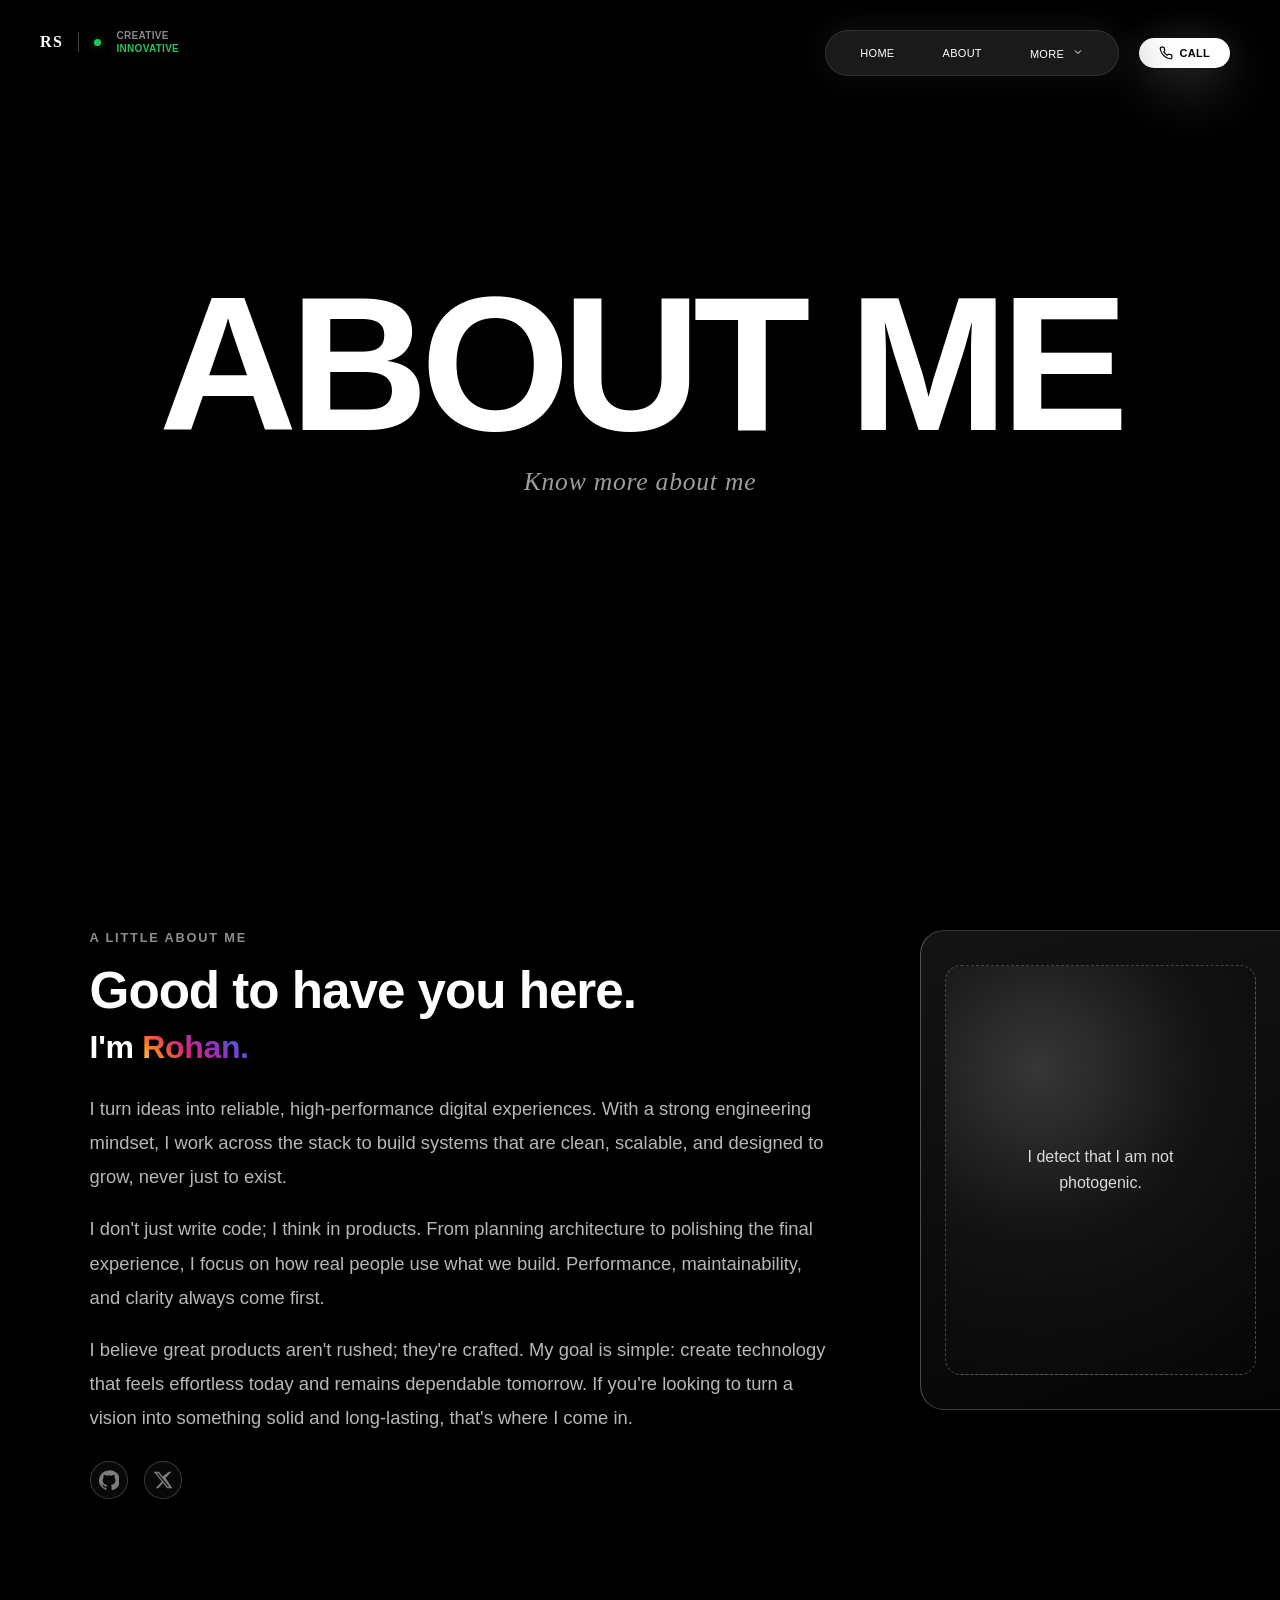
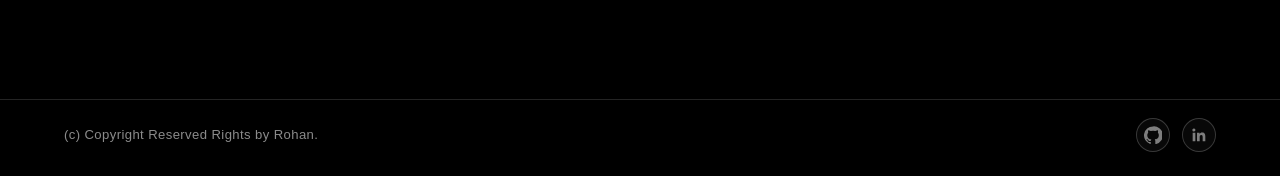
<file: about.html>
<!DOCTYPE html>
<html lang="en">
<head>
  <meta charset="utf-8" />
  <meta name="viewport" content="width=device-width,initial-scale=1" />
  <title>About Me</title>
  <link rel="stylesheet" href="css/styles.css">
  <link rel="prefetch" href="Main.html">
  <link rel="prefetch" href="call.html">
</head>
<body class="about-page">
  <section class="logo-section">
    <div class="logo">RS</div>
    <div class="logo-info">
      <div class="logo-divider"></div>
      <div class="logo-dot"></div>
      <div class="logo-text">
        <div class="logo-text-line creative">Creative</div>
        <div class="logo-text-line innovative">Innovative</div>
      </div>
    </div>
  </section>

  <div class="floating-header">
    <nav class="floating-nav">
      <a href="Main.html" class="nav-item">Home</a>
      <a href="about.html" class="nav-item">About</a>
      <a href="Main.html#more" class="nav-item">More</a>
    </nav>
    <a href="call.html" class="floating-call">
      <svg class="floating-call-icon" viewBox="0 0 24 24" fill="none" stroke="currentColor" stroke-width="2">
        <path d="M22 16.92v3a2 2 0 0 1-2.18 2 19.79 19.79 0 0 1-8.63-3.07 19.5 19.5 0 0 1-6-6 19.79 19.79 0 0 1-3.07-8.67A2 2 0 0 1 4.11 2h3a2 2 0 0 1 2 1.72 12.84 12.84 0 0 0 .7 2.81 2 2 0 0 1-.45 2.11L8.09 9.91a16 16 0 0 0 6 6l1.27-1.27a2 2 0 0 1 2.11-.45 12.84 12.84 0 0 0 2.81.7A2 2 0 0 1 22 16.92z"></path>
      </svg>
      <span class="floating-call-text">Call</span>
    </a>
  </div>

  <header class="header-desktop active">
    <nav class="dynamic-nav">
      <a href="Main.html" class="nav-item">Home</a>
      <a href="about.html" class="nav-item">About</a>
      <div class="nav-dropdown">
        <a class="nav-item">More
          <svg class="dropdown-arrow" viewBox="0 0 24 24" fill="none" stroke="currentColor" stroke-width="2">
            <polyline points="6 9 12 15 18 9"></polyline>
          </svg>
        </a>
        <div class="dropdown-menu">
          <a href="#social-links" class="dropdown-item dropdown-island">
            <span class="dropdown-icon-box" aria-hidden="true">
              <svg viewBox="0 0 24 24" fill="none" stroke="currentColor" stroke-width="2">
                <path d="M10 13a5 5 0 0 0 7.07 0l2.83-2.83a5 5 0 0 0-7.07-7.07L10.9 5"></path>
                <path d="M14 11a5 5 0 0 0-7.07 0L4.1 13.83a5 5 0 0 0 7.07 7.07L13.1 19"></path>
              </svg>
            </span>
            <span class="dropdown-copy">
              <span class="dropdown-title">Links</span>
              <span class="dropdown-sub">Social Connects</span>
            </span>
          </a>
          <a href="Main.html#projects" class="dropdown-item dropdown-island">
            <span class="dropdown-icon-box" aria-hidden="true">
              <svg viewBox="0 0 24 24" fill="none" stroke="currentColor" stroke-width="2">
                <rect x="3" y="7" width="18" height="12" rx="2"></rect>
                <path d="M9 7V5a3 3 0 0 1 6 0v2"></path>
              </svg>
            </span>
            <span class="dropdown-copy">
              <span class="dropdown-title">Work</span>
              <span class="dropdown-sub">Projects Done</span>
            </span>
          </a>
        </div>
      </div>
    </nav>

    <a href="call.html" class="dynamic-call">
      <svg class="call-icon" viewBox="0 0 24 24" fill="none" stroke="currentColor" stroke-width="2">
        <path d="M22 16.92v3a2 2 0 0 1-2.18 2 19.79 19.79 0 0 1-8.63-3.07 19.5 19.5 0 0 1-6-6 19.79 19.79 0 0 1-3.07-8.67A2 2 0 0 1 4.11 2h3a2 2 0 0 1 2 1.72 12.84 12.84 0 0 0 .7 2.81 2 2 0 0 1-.45 2.11L8.09 9.91a16 16 0 0 0 6 6l1.27-1.27a2 2 0 0 1 2.11-.45 12.84 12.84 0 0 0 2.81.7A2 2 0 0 1 22 16.92z"></path>
      </svg>
      <span class="call-text">Call</span>
    </a>
  </header>

  <header class="header-mobile active">
    <div class="mobile-island">
      <button type="button" class="mobile-island-toggle" aria-expanded="false" aria-controls="mobileIslandMenuAbout">
        <span class="mobile-island-rs">RS</span>
        <span class="mobile-island-divider"></span>
        <span class="mobile-island-name">Rohan</span>
      </button>
      <nav class="mobile-island-menu" id="mobileIslandMenuAbout">
        <a href="Main.html" class="mobile-island-link">
          <svg viewBox="0 0 24 24" fill="none" stroke="currentColor" stroke-width="2"><path d="M3 10.5 12 3l9 7.5"/><path d="M5 9.5V21h14V9.5"/></svg>
          <span>Home</span>
        </a>
        <a href="about.html" class="mobile-island-link">
          <svg viewBox="0 0 24 24" fill="none" stroke="currentColor" stroke-width="2"><circle cx="12" cy="7.5" r="3.5"/><path d="M4.5 21a7.5 7.5 0 0 1 15 0"/></svg>
          <span>About</span>
        </a>
        <a href="#social-links" class="mobile-island-link">
          <svg viewBox="0 0 24 24" fill="none" stroke="currentColor" stroke-width="2"><path d="M10 13a5 5 0 0 0 7.07 0l2.83-2.83a5 5 0 1 0-7.07-7.07L10.9 5"/><path d="M14 11a5 5 0 0 0-7.07 0L4.1 13.83a5 5 0 0 0 7.07 7.07L13.1 19"/></svg>
          <span>Links</span>
        </a>
        <a href="Main.html#projects" class="mobile-island-link">
          <svg viewBox="0 0 24 24" fill="none" stroke="currentColor" stroke-width="2"><rect x="3" y="7" width="18" height="12" rx="2"/><path d="M9 7V5a3 3 0 0 1 6 0v2"/></svg>
          <span>Work</span>
        </a>
        <a href="call.html" class="mobile-island-link mobile-island-call">
          <svg viewBox="0 0 24 24" fill="none" stroke="currentColor" stroke-width="2"><path d="M22 16.92v3a2 2 0 0 1-2.18 2 19.79 19.79 0 0 1-8.63-3.07 19.5 19.5 0 0 1-6-6 19.79 19.79 0 0 1-3.07-8.67A2 2 0 0 1 4.11 2h3a2 2 0 0 1 2 1.72 12.84 12.84 0 0 0 .7 2.81 2 2 0 0 1-.45 2.11L8.09 9.91a16 16 0 0 0 6 6l1.27-1.27a2 2 0 0 1 2.11-.45 12.84 12.84 0 0 0 2.81.7A2 2 0 0 1 22 16.92z"/></svg>
          <span>Call</span>
        </a>
      </nav>
    </div>
  </header>

  <main class="about-hero">
    <div class="about-content">
      <h1>ABOUT ME</h1>
      <p>Know more about me</p>
    </div>
  </main>

  <section class="about-details">
    <div class="about-details-wrap">
      <div class="about-details-left">
        <p class="about-eyebrow">A LITTLE ABOUT ME</p>
        <h2 class="about-title">Good to have you here.</h2>
        <p class="about-intro">I'm <span class="about-name-gradient">Rohan.</span></p>

        <p class="about-description">
          I turn ideas into reliable, high-performance digital experiences. With a strong engineering mindset, I work across the stack to build systems that are clean, scalable, and designed to grow, never just to exist.
        </p>
        <p class="about-description">
          I don't just write code; I think in products. From planning architecture to polishing the final experience, I focus on how real people use what we build. Performance, maintainability, and clarity always come first.
        </p>
        <p class="about-description">
          I believe great products aren't rushed; they're crafted. My goal is simple: create technology that feels effortless today and remains dependable tomorrow. If you're looking to turn a vision into something solid and long-lasting, that's where I come in.
        </p>

        <div class="about-socials" id="social-links" aria-label="Social links">
          <a class="about-social-link github" href="https://github.com/rohan-create-sudo" target="_blank" rel="noopener noreferrer" aria-label="GitHub">
            <svg viewBox="0 0 24 24" aria-hidden="true">
              <path d="M12 .5a12 12 0 0 0-3.79 23.39c.6.11.82-.26.82-.58v-2.02c-3.34.73-4.04-1.42-4.04-1.42-.55-1.38-1.33-1.75-1.33-1.75-1.09-.74.08-.73.08-.73 1.2.08 1.84 1.24 1.84 1.24 1.08 1.84 2.83 1.31 3.52 1 .11-.78.42-1.31.76-1.61-2.67-.31-5.47-1.34-5.47-5.95 0-1.31.47-2.38 1.24-3.22-.12-.31-.54-1.57.12-3.26 0 0 1.01-.32 3.31 1.23a11.5 11.5 0 0 1 6.02 0c2.3-1.55 3.3-1.23 3.3-1.23.67 1.69.25 2.95.13 3.26.77.84 1.24 1.91 1.24 3.22 0 4.62-2.8 5.64-5.48 5.95.43.37.82 1.1.82 2.23v3.3c0 .32.22.7.83.58A12 12 0 0 0 12 .5Z" />
            </svg>
          </a>
          <a class="about-social-link twitter" href="https://x.com/Rohan_Connect" target="_blank" rel="noopener noreferrer" aria-label="Twitter">
            <svg viewBox="0 0 24 24" aria-hidden="true">
              <path d="M18.9 2H22l-6.78 7.74L23.2 22h-6.25l-4.9-6.42L6.43 22H3.3l7.25-8.29L.8 2h6.4l4.43 5.85L18.9 2Zm-1.1 18h1.73L6.25 3.9H4.4L17.8 20Z" />
            </svg>
          </a>
        </div>
      </div>

      <aside class="about-portrait-card" aria-label="Portrait placeholder card">
        <div class="about-portrait-inner">
          <p>I detect that I am not photogenic.</p>
        </div>
      </aside>
    </div>
  </section>

  <footer class="site-footer">
    <p class="footer-copy">(c) Copyright Reserved Rights by Rohan.</p>
    <div class="footer-socials" aria-label="Footer social links">
      <a class="footer-social-link github" href="https://github.com/rohan-create-sudo" target="_blank" rel="noopener noreferrer" aria-label="GitHub">
        <svg viewBox="0 0 24 24" aria-hidden="true">
          <path d="M12 .5a12 12 0 0 0-3.79 23.39c.6.11.82-.26.82-.58v-2.02c-3.34.73-4.04-1.42-4.04-1.42-.55-1.38-1.33-1.75-1.33-1.75-1.09-.74.08-.73.08-.73 1.2.08 1.84 1.24 1.84 1.24 1.08 1.84 2.83 1.31 3.52 1 .11-.78.42-1.31.76-1.61-2.67-.31-5.47-1.34-5.47-5.95 0-1.31.47-2.38 1.24-3.22-.12-.31-.54-1.57.12-3.26 0 0 1.01-.32 3.31 1.23a11.5 11.5 0 0 1 6.02 0c2.3-1.55 3.3-1.23 3.3-1.23.67 1.69.25 2.95.13 3.26.77.84 1.24 1.91 1.24 3.22 0 4.62-2.8 5.64-5.48 5.95.43.37.82 1.1.82 2.23v3.3c0 .32.22.7.83.58A12 12 0 0 0 12 .5Z" />
        </svg>
      </a>
      <a class="footer-social-link linkedin" href="https://www.linkedin.com/in/rohan-connect/" target="_blank" rel="noopener noreferrer" aria-label="LinkedIn">
        <svg viewBox="0 0 24 24" aria-hidden="true">
          <path d="M20.45 20.45h-3.56v-5.58c0-1.33-.02-3.03-1.85-3.03-1.85 0-2.13 1.44-2.13 2.93v5.68H9.35V9h3.41v1.56h.05c.47-.9 1.63-1.85 3.36-1.85 3.59 0 4.26 2.36 4.26 5.42v6.32ZM5.34 7.43A2.07 2.07 0 1 1 5.34 3.3a2.07 2.07 0 0 1 0 4.13ZM7.12 20.45H3.56V9h3.56v11.45Z" />
        </svg>
      </a>
    </div>
  </footer>
  <script src="js/main.js" defer></script>
</body>
</html>
</file>
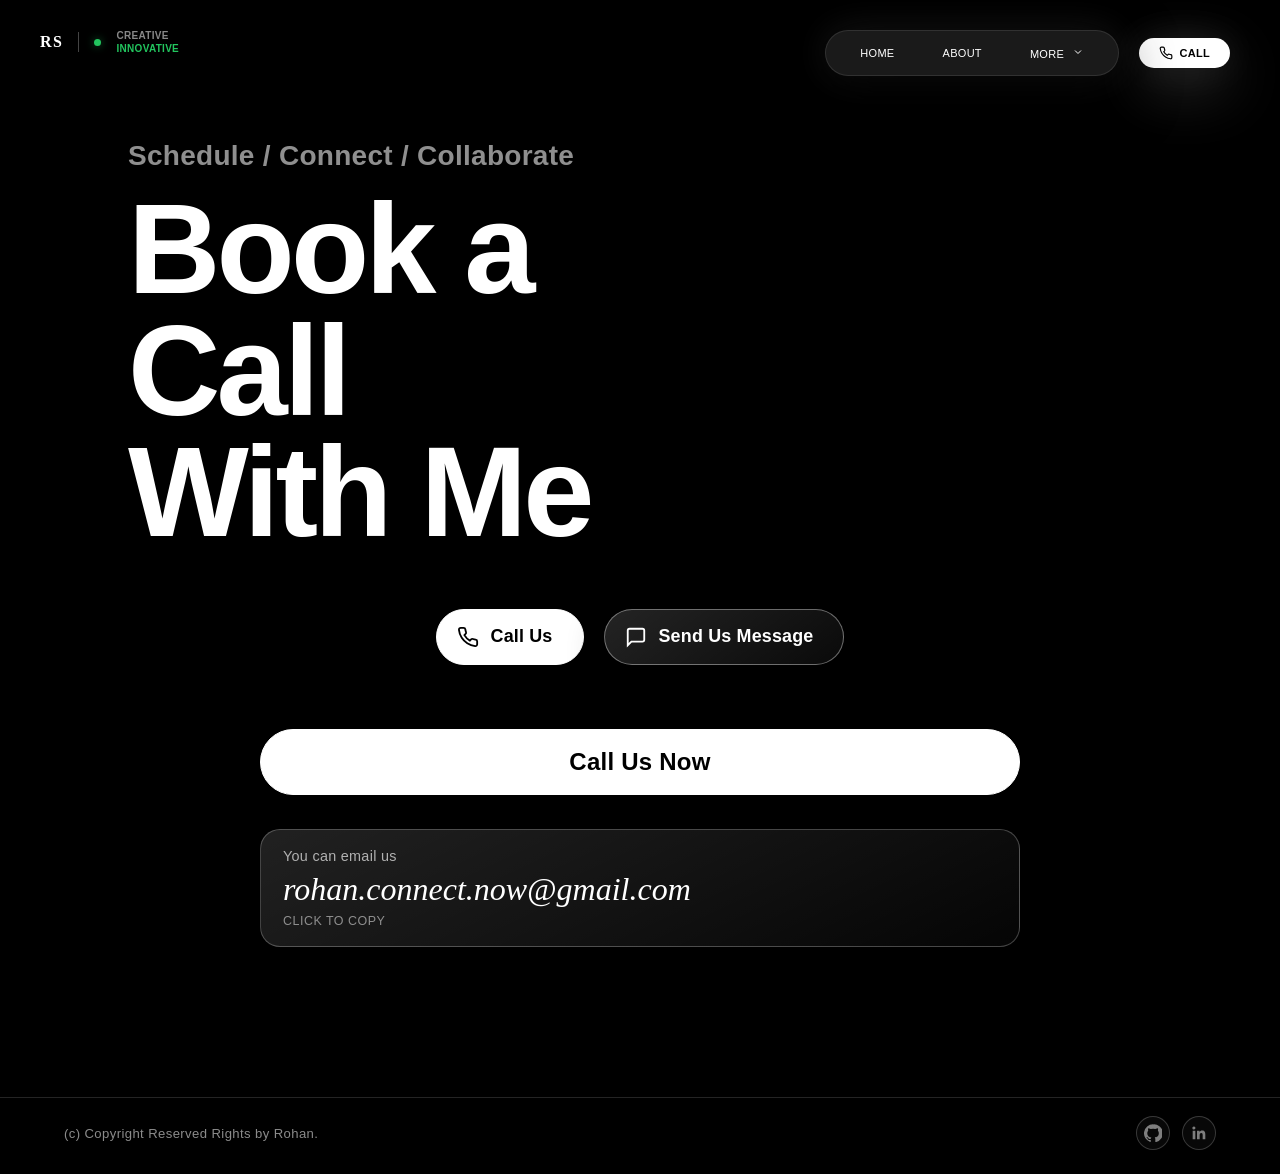
<file: call.html>
<!DOCTYPE html>
<html lang="en">
<head>
  <meta charset="utf-8" />
  <meta name="viewport" content="width=device-width,initial-scale=1" />
  <title>Call</title>
  <link rel="stylesheet" href="css/styles.css">
  <link rel="prefetch" href="Main.html">
  <link rel="prefetch" href="about.html">
</head>
<body class="call-page">
  <section class="logo-section">
    <div class="logo">RS</div>
    <div class="logo-info">
      <div class="logo-divider"></div>
      <div class="logo-dot"></div>
      <div class="logo-text">
        <div class="logo-text-line creative">Creative</div>
        <div class="logo-text-line innovative">Innovative</div>
      </div>
    </div>
  </section>

  <header class="header-desktop active">
    <nav class="dynamic-nav">
      <a href="Main.html" class="nav-item">Home</a>
      <a href="about.html" class="nav-item">About</a>
      <div class="nav-dropdown">
        <a class="nav-item">More
          <svg class="dropdown-arrow" viewBox="0 0 24 24" fill="none" stroke="currentColor" stroke-width="2">
            <polyline points="6 9 12 15 18 9"></polyline>
          </svg>
        </a>
        <div class="dropdown-menu">
          <a href="about.html#social-links" class="dropdown-item dropdown-island">
            <span class="dropdown-icon-box" aria-hidden="true">
              <svg viewBox="0 0 24 24" fill="none" stroke="currentColor" stroke-width="2">
                <path d="M10 13a5 5 0 0 0 7.07 0l2.83-2.83a5 5 0 0 0-7.07-7.07L10.9 5"></path>
                <path d="M14 11a5 5 0 0 0-7.07 0L4.1 13.83a5 5 0 0 0 7.07 7.07L13.1 19"></path>
              </svg>
            </span>
            <span class="dropdown-copy">
              <span class="dropdown-title">Links</span>
              <span class="dropdown-sub">Social Connects</span>
            </span>
          </a>
          <a href="Main.html#projects" class="dropdown-item dropdown-island">
            <span class="dropdown-icon-box" aria-hidden="true">
              <svg viewBox="0 0 24 24" fill="none" stroke="currentColor" stroke-width="2">
                <rect x="3" y="7" width="18" height="12" rx="2"></rect>
                <path d="M9 7V5a3 3 0 0 1 6 0v2"></path>
              </svg>
            </span>
            <span class="dropdown-copy">
              <span class="dropdown-title">Work</span>
              <span class="dropdown-sub">Projects Done</span>
            </span>
          </a>
        </div>
      </div>
    </nav>

    <a href="call.html" class="dynamic-call">
      <svg class="call-icon" viewBox="0 0 24 24" fill="none" stroke="currentColor" stroke-width="2">
        <path d="M22 16.92v3a2 2 0 0 1-2.18 2 19.79 19.79 0 0 1-8.63-3.07 19.5 19.5 0 0 1-6-6 19.79 19.79 0 0 1-3.07-8.67A2 2 0 0 1 4.11 2h3a2 2 0 0 1 2 1.72 12.84 12.84 0 0 0 .7 2.81 2 2 0 0 1-.45 2.11L8.09 9.91a16 16 0 0 0 6 6l1.27-1.27a2 2 0 0 1 2.11-.45 12.84 12.84 0 0 0 2.81.7A2 2 0 0 1 22 16.92z"></path>
      </svg>
      <span class="call-text">Call</span>
    </a>
  </header>

  <header class="header-mobile active">
    <div class="mobile-island">
      <button type="button" class="mobile-island-toggle" aria-expanded="false" aria-controls="mobileIslandMenuCall">
        <span class="mobile-island-rs">RS</span>
        <span class="mobile-island-divider"></span>
        <span class="mobile-island-name">Rohan</span>
      </button>
      <nav class="mobile-island-menu" id="mobileIslandMenuCall">
        <a href="Main.html" class="mobile-island-link">
          <svg viewBox="0 0 24 24" fill="none" stroke="currentColor" stroke-width="2"><path d="M3 10.5 12 3l9 7.5"/><path d="M5 9.5V21h14V9.5"/></svg>
          <span>Home</span>
        </a>
        <a href="about.html" class="mobile-island-link">
          <svg viewBox="0 0 24 24" fill="none" stroke="currentColor" stroke-width="2"><circle cx="12" cy="7.5" r="3.5"/><path d="M4.5 21a7.5 7.5 0 0 1 15 0"/></svg>
          <span>About</span>
        </a>
        <a href="about.html#social-links" class="mobile-island-link">
          <svg viewBox="0 0 24 24" fill="none" stroke="currentColor" stroke-width="2"><path d="M10 13a5 5 0 0 0 7.07 0l2.83-2.83a5 5 0 1 0-7.07-7.07L10.9 5"/><path d="M14 11a5 5 0 0 0-7.07 0L4.1 13.83a5 5 0 0 0 7.07 7.07L13.1 19"/></svg>
          <span>Links</span>
        </a>
        <a href="Main.html#projects" class="mobile-island-link">
          <svg viewBox="0 0 24 24" fill="none" stroke="currentColor" stroke-width="2"><rect x="3" y="7" width="18" height="12" rx="2"/><path d="M9 7V5a3 3 0 0 1 6 0v2"/></svg>
          <span>Work</span>
        </a>
        <a href="call.html" class="mobile-island-link mobile-island-call">
          <svg viewBox="0 0 24 24" fill="none" stroke="currentColor" stroke-width="2"><path d="M22 16.92v3a2 2 0 0 1-2.18 2 19.79 19.79 0 0 1-8.63-3.07 19.5 19.5 0 0 1-6-6 19.79 19.79 0 0 1-3.07-8.67A2 2 0 0 1 4.11 2h3a2 2 0 0 1 2 1.72 12.84 12.84 0 0 0 .7 2.81 2 2 0 0 1-.45 2.11L8.09 9.91a16 16 0 0 0 6 6l1.27-1.27a2 2 0 0 1 2.11-.45 12.84 12.84 0 0 0 2.81.7A2 2 0 0 1 22 16.92z"/></svg>
          <span>Call</span>
        </a>
      </nav>
    </div>
  </header>

  <main class="call-hero">
    <div class="call-copy">
      <p class="call-eyebrow">Schedule / Connect / Collaborate</p>
      <h1>Book a<br>Call<br>With Me</h1>
    </div>

    <div class="call-actions" aria-label="Call actions">
      <button type="button" class="call-action-btn active" data-mode="call">
        <svg viewBox="0 0 24 24" fill="none" stroke="currentColor" stroke-width="2">
          <path d="M22 16.92v3a2 2 0 0 1-2.18 2 19.79 19.79 0 0 1-8.63-3.07 19.5 19.5 0 0 1-6-6 19.79 19.79 0 0 1-3.07-8.67A2 2 0 0 1 4.11 2h3a2 2 0 0 1 2 1.72 12.84 12.84 0 0 0 .7 2.81 2 2 0 0 1-.45 2.11L8.09 9.91a16 16 0 0 0 6 6l1.27-1.27a2 2 0 0 1 2.11-.45 12.84 12.84 0 0 0 2.81.7A2 2 0 0 1 22 16.92z"></path>
        </svg>
        <span>Call Us</span>
      </button>

      <button type="button" class="call-action-btn" data-mode="message">
        <svg viewBox="0 0 24 24" fill="none" stroke="currentColor" stroke-width="2">
          <path d="M21 15a2 2 0 0 1-2 2H7l-4 4V5a2 2 0 0 1 2-2h14a2 2 0 0 1 2 2z"></path>
        </svg>
        <span>Send Us Message</span>
      </button>
    </div>

    <section class="call-panels" aria-label="Call details">
      <div class="call-panel active" data-panel="call">
        <button type="button" class="call-now-island" id="callNowToggle" aria-expanded="false" aria-controls="phoneDrop">
          Call Us Now
        </button>
        <div class="call-phone-drop" id="phoneDrop">
          <span>Phone No.</span>
          <a href="tel:+919821962437">+91 9821962437</a>
        </div>

        <button type="button" class="email-island" id="copyEmailBtn" data-email="rohan.connect.now@gmail.com">
          <span class="email-label">You can email us</span>
          <span class="email-id">rohan.connect.now@gmail.com</span>
          <span class="email-hint" id="copyEmailHint">Click to copy</span>
        </button>
      </div>

      <div class="call-panel" data-panel="message">
        <a class="whatsapp-island" href="https://wa.me/919821962437?text=Hi%20Rohan%2C%20I%20want%20to%20connect." target="_blank" rel="noopener noreferrer">
          <svg viewBox="0 0 24 24" aria-hidden="true">
            <path d="M20.52 3.48A11.76 11.76 0 0 0 12.06 0C5.52 0 .2 5.3.2 11.83c0 2.09.55 4.13 1.6 5.92L0 24l6.4-1.68a11.8 11.8 0 0 0 5.65 1.43h.01c6.54 0 11.86-5.3 11.86-11.83 0-3.16-1.24-6.13-3.4-8.44ZM12.07 21.7h-.01a9.76 9.76 0 0 1-4.98-1.37l-.36-.21-3.8 1 1.02-3.69-.24-.38a9.7 9.7 0 0 1-1.5-5.22c0-5.4 4.43-9.8 9.88-9.8 2.64 0 5.12 1.02 6.98 2.87a9.7 9.7 0 0 1 2.9 6.93c0 5.4-4.44 9.8-9.89 9.8Zm5.38-7.35c-.3-.15-1.8-.88-2.08-.98-.28-.1-.49-.15-.69.15-.2.3-.79.98-.97 1.18-.18.2-.35.23-.65.08-.3-.15-1.25-.46-2.38-1.47-.88-.79-1.47-1.77-1.65-2.06-.17-.3-.02-.46.13-.61.13-.13.3-.35.44-.53.15-.18.2-.3.3-.5.1-.2.05-.38-.02-.53-.08-.15-.69-1.66-.95-2.28-.25-.6-.5-.52-.69-.53h-.58c-.2 0-.53.08-.8.38-.28.3-1.06 1.03-1.06 2.52 0 1.48 1.09 2.91 1.24 3.12.15.2 2.13 3.25 5.15 4.55.72.31 1.28.49 1.72.62.72.22 1.37.19 1.88.12.58-.09 1.8-.73 2.06-1.44.25-.71.25-1.32.18-1.44-.08-.12-.28-.2-.58-.35Z"/>
          </svg>
          <span>WhatsApp Now</span>
        </a>
      </div>
    </section>
  </main>

  <footer class="site-footer">
    <p class="footer-copy">(c) Copyright Reserved Rights by Rohan.</p>
    <div class="footer-socials" aria-label="Footer social links">
      <a class="footer-social-link github" href="https://github.com/rohan-create-sudo" target="_blank" rel="noopener noreferrer" aria-label="GitHub">
        <svg viewBox="0 0 24 24" aria-hidden="true">
          <path d="M12 .5a12 12 0 0 0-3.79 23.39c.6.11.82-.26.82-.58v-2.02c-3.34.73-4.04-1.42-4.04-1.42-.55-1.38-1.33-1.75-1.33-1.75-1.09-.74.08-.73.08-.73 1.2.08 1.84 1.24 1.84 1.24 1.08 1.84 2.83 1.31 3.52 1 .11-.78.42-1.31.76-1.61-2.67-.31-5.47-1.34-5.47-5.95 0-1.31.47-2.38 1.24-3.22-.12-.31-.54-1.57.12-3.26 0 0 1.01-.32 3.31 1.23a11.5 11.5 0 0 1 6.02 0c2.3-1.55 3.3-1.23 3.3-1.23.67 1.69.25 2.95.13 3.26.77.84 1.24 1.91 1.24 3.22 0 4.62-2.8 5.64-5.48 5.95.43.37.82 1.1.82 2.23v3.3c0 .32.22.7.83.58A12 12 0 0 0 12 .5Z" />
        </svg>
      </a>
      <a class="footer-social-link linkedin" href="https://www.linkedin.com/in/rohan-connect/" target="_blank" rel="noopener noreferrer" aria-label="LinkedIn">
        <svg viewBox="0 0 24 24" aria-hidden="true">
          <path d="M20.45 20.45h-3.56v-5.58c0-1.33-.02-3.03-1.85-3.03-1.85 0-2.13 1.44-2.13 2.93v5.68H9.35V9h3.41v1.56h.05c.47-.9 1.63-1.85 3.36-1.85 3.59 0 4.26 2.36 4.26 5.42v6.32ZM5.34 7.43A2.07 2.07 0 1 1 5.34 3.3a2.07 2.07 0 0 1 0 4.13ZM7.12 20.45H3.56V9h3.56v11.45Z" />
        </svg>
      </a>
    </div>
  </footer>
  <script src="js/main.js" defer></script>
</body>
</html>
</file>
<file: css/styles.css>
* {
    margin: 0;
    padding: 0;
    box-sizing: border-box;
}

a,
button,
input,
textarea,
select {
    -webkit-tap-highlight-color: transparent;
}

a:focus,
a:active,
button:focus,
button:active,
input:focus,
textarea:focus,
select:focus {
    outline: none;
    box-shadow: none;
}

body {
    background-color: #000000;
    font-family: -apple-system, BlinkMacSystemFont, 'Segoe UI', 'Roboto', 'Oxygen',
        'Ubuntu', 'Cantarell', 'Fira Sans', 'Droid Sans',
        'Helvetica Neue', sans-serif;
    color: #ffffff;
    overflow-x: hidden;
    cursor: url('data:image/svg+xml;utf8,<svg xmlns="http://www.w3.org/2000/svg" width="32" height="32" viewBox="0 0 32 32"><circle cx="16" cy="16" r="4" fill="white"/><circle cx="16" cy="16" r="14" fill="none" stroke="white" stroke-width="1.5"/></svg>') 16 16, auto;
}

a, button, .nav-item, .mobile-nav-item, .mobile-call, .dynamic-call {
    cursor: url('data:image/svg+xml;utf8,<svg xmlns="http://www.w3.org/2000/svg" width="32" height="32" viewBox="0 0 32 32"><circle cx="16" cy="16" r="4" fill="white"/><circle cx="16" cy="16" r="14" fill="none" stroke="white" stroke-width="1.5"/></svg>') 16 16, pointer;
}

/* === PROJECTS SECTION === */
.projects-section {
  padding: 120px 8vw;
  color: #fff;
}

/* Title */
.projects-title {
  font-size: 4.5rem;
  margin-bottom: 80px;
}

/* Layout */
.projects-layout {
  display: flex;
  gap: 80px;
  align-items: center;
}

/* LEFT SIDE */
.projects-left {
  display: flex;
  align-items: center;
  gap: 30px;
}

.project-image-wrap {
  width: 220px;
  height: 220px;
  position: relative;
}

.project-image {
  position: absolute;
  inset: 0;
  width: 100%;
  height: 100%;
  object-fit: cover;
  opacity: 0;
  transform: scale(0.95);
  transition: opacity 0.6s ease, transform 0.6s ease;
}

.project-image.active {
  opacity: 1;
  transform: scale(1);
}

/* Arrows */
.arrow-btn {
  background: transparent;
  border: 1px solid #fff;
  color: #fff;
  width: 42px;
  height: 42px;
  cursor: pointer;
  transition: background 0.3s ease;
}

.arrow-btn:hover {
  background: rgba(255,255,255,0.15);
}

/* RIGHT SIDE */
.projects-right {
  flex: 1;
  border: 1px solid #fff;
  padding: 40px;
  min-height: 220px;
  position: relative;
}

/* Descriptions */
.project-description {
  position: absolute;
  inset: 40px;
  opacity: 0;
  transform: translateY(15px);
  transition: opacity 0.6s ease, transform 0.6s ease;
}

.project-description.active {
  opacity: 1;
  transform: translateY(0);
}

.project-description {
  opacity: 0;
  pointer-events: none;
  position: absolute;
  inset: 0;
}

.project-description.active {
  opacity: 1;
  pointer-events: auto;
  position: relative;
}

.project-description h3 {
  font-size: 2.2rem;
  margin-bottom: 16px;
}

.project-description p {
  font-size: 1.2rem;
  line-height: 1.6;
}


/* ====== DESKTOP HEADER ====== */
.header-desktop {
    position: fixed;
    top: 30px;
    right: 50px;
    width: auto;
    z-index: 1000;
    display: none;
    gap: 20px;
    align-items: center;
    transition: all 0.6s cubic-bezier(0.34, 1.56, 0.64, 1);
}

.header-desktop.active {
    display: flex;
}

.header-desktop.scrolled {
    right: auto;
    left: 50%;
    transform: translateX(-50%);
}

/* ====== LOGO SECTION ====== */
.logo-section {
    position: fixed;
    top: 30px;
    left: 40px;
    z-index: 1000;
    display: flex;
    align-items: center;
    gap: 15px;
}

.logo {
    font-family: 'Adlery Pro', 'Playfair Display', serif;
    font-size: 16px;
    font-weight: 700;
    color: #ffffff;
    letter-spacing: 1.5px;
    text-transform: uppercase;
}

.logo-info {
    display: flex;
    align-items: center;
    gap: 15px;
    transition: all 0.6s cubic-bezier(0.34, 1.56, 0.64, 1);
}

.logo-info.scrolled {
    opacity: 0;
    visibility: hidden;
    transform: translateX(-100px);
}

.logo-divider {
    width: 1px;
    height: 20px;
    background-color: #444444;
}

.logo-dot {
    width: 7px;
    height: 7px;
    background-color: #22c55e;
    border-radius: 50%;
    box-shadow: 0 0 8px rgba(34, 197, 94, 0.5);
}

.logo-text {
    display: flex;
    flex-direction: column;
    gap: 2px;
}

.logo-text-line {
    font-size: 10px;
    font-weight: 600;
    letter-spacing: 0.3px;
    text-transform: uppercase;
}

.logo-text-line.creative {
    color: #888888;
}

.logo-text-line.innovative {
    color: #22c55e;
}
.dynamic-nav {
    background-color: #1a1a1a;
    border-radius: 50px;
    padding: 8px 20px;
    display: flex;
    gap: 20px;
    align-items: center;
    box-shadow: 0 20px 60px rgba(0, 0, 0, 0.9), 0 0 40px rgba(255, 255, 255, 0.1);
    backdrop-filter: blur(10px);
    border: 1px solid rgba(255, 255, 255, 0.1);
    transition: all 0.3s ease;
}

.dynamic-nav:hover {
    box-shadow: 0 20px 80px rgba(0, 0, 0, 0.95), 0 0 60px rgba(255, 255, 255, 0.15);
    border-color: rgba(255, 255, 255, 0.2);
}

.nav-item {
    color: #ffffff;
    text-decoration: none;
    font-size: 11px;
    font-weight: 500;
    letter-spacing: 0.3px;
    cursor: pointer;
    transition: all 0.4s cubic-bezier(0.4, 0, 0.2, 1);
    position: relative;
    text-transform: uppercase;
    padding: 8px 14px;
    font-family: -apple-system, BlinkMacSystemFont, 'Segoe UI', sans-serif;
}

.nav-item::before {
    content: '';
    position: absolute;
    top: 50%;
    left: 50%;
    transform: translate(-50%, -50%);
    width: 0;
    height: 0;
    background-color: #ffffff;
    border-radius: 50%;
    transition: all 0.4s cubic-bezier(0.4, 0, 0.2, 1);
    z-index: -1;
}

.nav-item:hover {
    color: #000000;
}

.nav-item:hover::before {
    width: 100%;
    height: 100%;
    border-radius: 30px;
}

.nav-dropdown {
    position: relative;
}

.dropdown-menu {
    position: absolute;
    top: 100%;
    left: 0;
    min-width: 280px;
    padding: 10px;
    display: grid;
    gap: 10px;
    background: transparent;
    border-radius: 20px;
    box-shadow: none;
    opacity: 0;
    visibility: hidden;
    transform: translateY(-8px) scale(0.98);
    transform-origin: top left;
    transition: opacity 0.28s ease, transform 0.28s cubic-bezier(0.22, 1, 0.36, 1), visibility 0.28s ease;
    z-index: 999;
    margin-top: 10px;
}

.nav-dropdown:hover .dropdown-menu,
.nav-dropdown.open .dropdown-menu {
    opacity: 1;
    visibility: visible;
    transform: translateY(0) scale(1);
}

.dropdown-item {
    display: flex;
    align-items: center;
    gap: 12px;
    color: #ffffff;
    text-decoration: none;
    padding: 12px 14px;
    border-radius: 16px;
    border: 1px solid rgba(255, 255, 255, 0.12);
    background: linear-gradient(145deg, rgba(255, 255, 255, 0.13), rgba(255, 255, 255, 0.04));
    box-shadow: 0 14px 36px rgba(0, 0, 0, 0.45);
    transition: transform 0.22s ease, border-color 0.22s ease, background 0.22s ease;
    font-family: -apple-system, BlinkMacSystemFont, 'Segoe UI', sans-serif;
}

.dropdown-item:hover {
    transform: translateY(-1px);
    border-color: rgba(255, 255, 255, 0.28);
    background: linear-gradient(145deg, rgba(255, 255, 255, 0.2), rgba(255, 255, 255, 0.07));
}

.dropdown-icon-box {
    width: 34px;
    height: 34px;
    border-radius: 8px;
    border: 1px solid rgba(255, 255, 255, 0.2);
    background: rgba(0, 0, 0, 0.4);
    display: inline-flex;
    align-items: center;
    justify-content: center;
    flex-shrink: 0;
}

.dropdown-icon-box svg {
    width: 18px;
    height: 18px;
    color: #d8d8d8;
}

.dropdown-copy {
    display: flex;
    flex-direction: column;
    line-height: 1.1;
}

.dropdown-title {
    font-size: 1rem;
    font-weight: 700;
    color: #ffffff;
    letter-spacing: 0.01em;
}

.dropdown-sub {
    margin-top: 5px;
    font-size: 0.74rem;
    color: #8f8f8f;
    letter-spacing: 0.04em;
    text-transform: uppercase;
}

.dropdown-arrow {
    width: 12px;
    height: 12px;
    display: inline-block;
    margin-left: 5px;
    transition: transform 0.3s ease;
}

.nav-dropdown:hover .dropdown-arrow,
.nav-dropdown.open .dropdown-arrow {
    transform: rotate(180deg);
}

/* Dynamic Island - Call Button */
.dynamic-call {
    background-color: #ffffff;
    border-radius: 50px;
    padding: 8px 20px;
    display: flex;
    align-items: center;
    gap: 6px;
    box-shadow: 0 20px 60px rgba(255, 255, 255, 0.2), 0 0 40px rgba(255, 255, 255, 0.1);
    border: none;
    cursor: pointer;
    transition: all 0.3s ease;
    text-decoration: none;
}

.dynamic-call:hover {
    transform: translateY(-5px);
    box-shadow: 0 30px 80px rgba(255, 255, 255, 0.3), 0 0 60px rgba(255, 255, 255, 0.15);
    padding: 8px 24px;
}

.dynamic-call:active {
    transform: translateY(-2px);
}

.call-text {
    color: #000000;
    font-weight: 600;
    font-size: 11px;
    letter-spacing: 0.3px;
    text-transform: uppercase;
    font-family: -apple-system, BlinkMacSystemFont, 'Segoe UI', sans-serif;
}

.call-icon {
    width: 14px;
    height: 14px;
    color: #000000;
}

/* ====== MOBILE HEADER ====== */
.header-mobile {
    position: fixed;
    top: 14px;
    left: 50%;
    right: auto;
    transform: translateX(-50%);
    width: auto;
    z-index: 1000;
    display: none;
    align-items: center;
    justify-content: center;
}

.header-mobile.active {
    display: flex;
}

.mobile-nav {
    background-color: #1a1a1a;
    border-radius: 40px;
    padding: 10px 20px;
    display: flex;
    gap: 15px;
    align-items: center;
    box-shadow: 0 15px 40px rgba(0, 0, 0, 0.9), 0 0 30px rgba(255, 255, 255, 0.1);
    border: 1px solid rgba(255, 255, 255, 0.1);
    flex: 1;
    justify-content: center;
}

.mobile-nav-item {
    color: #ffffff;
    text-decoration: none;
    font-size: 12px;
    font-weight: 600;
    letter-spacing: 0.3px;
    cursor: pointer;
    transition: all 0.3s ease;
    text-transform: uppercase;
}

.mobile-nav-item:active {
    opacity: 0.7;
}

.mobile-call {
    background-color: #ffffff;
    border-radius: 40px;
    padding: 10px 18px;
    display: flex;
    align-items: center;
    gap: 6px;
    box-shadow: 0 15px 40px rgba(255, 255, 255, 0.2);
    border: none;
    cursor: pointer;
    transition: all 0.3s ease;
    text-decoration: none;
}

.mobile-call:active {
    transform: scale(0.95);
}

.mobile-call-text {
    color: #000000;
    font-weight: 700;
    font-size: 11px;
    letter-spacing: 0.3px;
    text-transform: uppercase;
}

.mobile-island {
    width: auto;
    max-width: 92vw;
    display: flex;
    flex-direction: column;
    gap: 10px;
    align-items: center;
}

.mobile-island-toggle {
    width: auto;
    min-width: 0;
    border: 1px solid rgba(255, 255, 255, 0.16);
    border-radius: 999px;
    background: rgba(20, 20, 20, 0.92);
    color: #ffffff;
    display: flex;
    align-items: center;
    justify-content: center;
    gap: 12px;
    padding: 10px 16px;
    box-shadow: 0 18px 44px rgba(0, 0, 0, 0.6);
    backdrop-filter: blur(10px);
    transition: border-color 0.24s ease, transform 0.24s ease;
}

.mobile-island-toggle:active {
    transform: scale(0.99);
}

.mobile-island-rs {
    font-size: 0.8rem;
    font-weight: 800;
    letter-spacing: 0.08em;
}

.mobile-island-divider {
    width: 1px;
    height: 14px;
    background: rgba(255, 255, 255, 0.26);
}

.mobile-island-name {
    font-size: 0.85rem;
    color: #d4d4d4;
    letter-spacing: 0.03em;
}

.mobile-island-menu {
    display: grid;
    gap: 8px;
    width: min(260px, 88vw);
    max-height: 0;
    opacity: 0;
    overflow: hidden;
    transform: translateY(-8px);
    transition: max-height 0.34s ease, opacity 0.28s ease, transform 0.28s ease;
}

.header-mobile.open .mobile-island-menu {
    max-height: 340px;
    opacity: 1;
    transform: translateY(0);
}

.mobile-island-link {
    display: flex;
    align-items: center;
    gap: 10px;
    text-decoration: none;
    color: #ffffff;
    padding: 10px 14px;
    border-radius: 14px;
    border: 1px solid rgba(255, 255, 255, 0.1);
    background: linear-gradient(145deg, rgba(255, 255, 255, 0.12), rgba(255, 255, 255, 0.03));
    box-shadow: 0 10px 24px rgba(0, 0, 0, 0.42);
    font-size: 0.86rem;
    font-weight: 650;
    letter-spacing: 0.02em;
}

.mobile-island-link svg {
    width: 16px;
    height: 16px;
}

.mobile-island-call {
    background: #ffffff;
    color: #000000;
    border-color: #ffffff;
    justify-content: center;
    font-weight: 800;
}

/* ====== MAIN CONTENT ====== */
.hero {
    width: 100%;
    height: 100vh;
    display: flex;
    align-items: center;
    justify-content: center;
    text-align: center;
    padding: 40px 20px;
    transform: translateY(-80px);
}

.hero-content h1 {
    font-size: 16.5rem;
    font-weight: 900;
    margin-bottom: -10px;
    color: #ffffff;
    letter-spacing: -2px;
    text-transform: uppercase;
    transform: translateY(80px);
    opacity: 0;
    animation: slideUpFromBottom 0.9s cubic-bezier(0.22,1,0.36,1) 0.2s forwards;
}

.hero-content p {
    font-size: 1.6rem;
    color: #888888;
    margin-bottom: 0px;
    line-height: 1.6;
    font-weight: 500;
    transform: translateY(80px);
    opacity: 0;
    animation: slideUpFromBottom 0.9s cubic-bezier(0.22,1,0.36,1) 0.4s forwards;
}

.hero-content .subtitle {
    font-size: 3.6rem;
    color: #ffffff;
    margin-top: 10px;
    font-family: 'Apricots', 'Georgia', serif;
    font-weight: 400;
    letter-spacing: 2px;
    text-transform: lowercase;
    transform: translateY(80px);
    opacity: 0;
    animation: slideUpFromBottom 0.9s cubic-bezier(0.22,1,0.36,1) 0.6s forwards;
}

.hero-content .subtitle::first-letter {
    text-transform: uppercase;
}

@keyframes slideUpFromBottom {
    from {
        transform: translateY(80px);
        opacity: 0;
    }
    to {
        transform: translateY(0);
        opacity: 1;
    }
}

/* Responsive Design */
@media (max-width: 1024px) {
    .logo-section {
        display: none !important;
    }

    .header-desktop {
        display: none !important;
    }

    .header-mobile {
        display: flex !important;
    }

    .hero-content h1 {
        font-size: 2.5rem;
    }

    .hero-content p {
        font-size: 1rem;
    }
}

@media (min-width: 1025px) {
    .header-mobile {
        display: none !important;
    }

    .header-desktop {
        display: flex !important;
    }
}

/* ====== MOBILE RESPONSIVE ====== */
@media (max-width: 768px) {
    .logo-section {
        display: none !important;
    }

    .logo-section {
        top: 20px;
        left: 20px;
    }

    .logo {
        font-size: 14px;
        letter-spacing: 1px;
    }

    .logo-info {
        gap: 10px;
    }

    .logo-divider {
        width: 1px;
        height: 15px;
    }

    .logo-dot {
        width: 5px;
        height: 5px;
    }

    .logo-text-line {
        font-size: 8px;
        letter-spacing: 0.2px;
    }

    .bottom-left {
        bottom: 20px;
        left: 20px;
    }

    .bottom-right {
        bottom: 20px;
        right: 20px;
    }

    .map-icon,
    .stack-icon {
        width: 24px;
        height: 24px;
    }

    .portfolio-image {
        width: 120px;
        right: 120px;
    }

    .work-text,
    .fullstack-text,
    .designer-text,
    .worldwide-text {
        font-size: 10px;
    }

    .hero {
        transform: translateY(-70px);
    }

    .hero-content h1 {
        font-size: clamp(4.8rem, 22vw, 7rem);
        margin-bottom: -5px;
    }

    .hero-content p {
        font-size: 1.15rem;
    }

    .hero-content .subtitle {
        font-size: 2.2rem;
        margin-top: 8px;
        letter-spacing: 1px;
    }

    .example-section {
        padding: 60px 20px;
    }

    .example-content h2 {
        font-size: 2rem;
    }

    .example-content p {
        font-size: 0.95rem;
    }

    .example-grid {
        grid-template-columns: 1fr;
    }

    .example-card {
        padding: 20px;
    }

    .example-card h3 {
        font-size: 1.2rem;
    }

    .example-card p {
        font-size: 0.85rem;
    }

    .floating-nav {
        padding: 6px 15px;
        gap: 15px;
    }

    .floating-nav .nav-item {
        font-size: 10px;
        padding: 6px 10px;
    }

    .floating-call {
        padding: 6px 15px;
    }

    .floating-call-text {
        font-size: 10px;
    }

    .floating-call-icon {
        width: 12px;
        height: 12px;
    }

    .dynamic-nav {
        padding: 6px 15px;
        gap: 15px;
    }

    .dynamic-nav .nav-item {
        font-size: 10px;
        padding: 6px 10px;
    }

    .dynamic-call {
        padding: 6px 15px;
    }

    .call-text {
        font-size: 10px;
    }

    .call-icon {
        width: 12px;
        height: 12px;
    }
}

@media (max-width: 480px) {
    .logo-section {
        display: none !important;
    }

    .logo-section {
        top: 15px;
        left: 15px;
    }

    .logo {
        font-size: 12px;
    }

    .logo-info {
        gap: 8px;
    }

    .bottom-left,
    .bottom-right {
        bottom: 15px;
    }

    .bottom-left {
        left: 15px;
    }

    .bottom-right {
        right: 15px;
    }

    .map-icon,
    .stack-icon {
        width: 20px;
        height: 20px;
    }

    .portfolio-image {
        width: 80px;
        right: 100px;
        bottom: 20px;
    }

    .work-text,
    .fullstack-text,
    .designer-text,
    .worldwide-text {
        font-size: 9px;
    }

    .hero-content h1 {
        font-size: clamp(4rem, 20vw, 5.4rem);
    }

    .hero-content p {
        font-size: 1rem;
    }

    .hero-content .subtitle {
        font-size: 1.7rem;
    }

    .example-section {
        padding: 40px 15px;
    }

    .example-content h2 {
        font-size: 1.5rem;
        margin-bottom: 15px;
    }

    .example-content p {
        font-size: 0.85rem;
    }

    .example-card {
        padding: 15px;
    }

    .example-card h3 {
        font-size: 1rem;
        margin-bottom: 10px;
    }

    .example-card p {
        font-size: 0.8rem;
    }
}

/* Smooth Animations */
@keyframes fadeInDown {
    from {
        opacity: 0;
        transform: translateY(-30px);
    }
    to {
        opacity: 1;
        transform: translateY(0);
    }
}

.header-desktop,
.header-mobile {
    animation: fadeInDown 0.8s ease-out;
}

.logo-section {
    animation: fadeInDown 0.8s ease-out;
}

/* ====== BOTTOM LEFT SECTION ====== */
.bottom-left {
    position: absolute;
    bottom: 40px;
    left: 40px;
    z-index: 999;
    display: flex;
    flex-direction: column;
    align-items: center;
    gap: 12px;
}

.map-icon {
    width: 32px;
    height: 32px;
    color: #22c55e;
    filter: drop-shadow(0 0 8px rgba(34, 197, 94, 0.4));
    transition: all 0.3s ease;
}

.bottom-left:hover .map-icon {
    transform: scale(1.1);
}

.work-text {
    font-size: 12px;
    font-weight: 600;
    color: #888888;
    letter-spacing: 0.5px;
    text-transform: uppercase;
}

.worldwide-text {
    font-size: 12px;
    font-weight: 600;
    color: #ffffff;
    letter-spacing: 0.5px;
    text-transform: uppercase;
}

.bottom-left {
    animation: fadeInUp 0.8s ease-out;
}

/* ====== BOTTOM RIGHT SECTION ====== */
.bottom-right {
    position: absolute;
    bottom: 40px;
    right: 40px;
    z-index: 999;
    display: flex;
    flex-direction: column;
    align-items: center;
    gap: 12px;
}

.stack-icon {
    width: 32px;
    height: 32px;
    color: #3b82f6;
    filter: drop-shadow(0 0 8px rgba(59, 130, 246, 0.4));
    transition: all 0.3s ease;
}

.bottom-right:hover .stack-icon {
    transform: scale(1.1);
}

.fullstack-text {
    font-size: 12px;
    font-weight: 600;
    color: #ffffff;
    letter-spacing: 0.5px;
    text-transform: uppercase;
}

.designer-text {
    font-size: 12px;
    font-weight: 600;
    color: #888888;
    letter-spacing: 0.5px;
    text-transform: uppercase;
}

.portfolio-image {
    position: absolute;
    bottom: 40px;
    right: 140px; /* sits to the left of the bottom-right block */
    width: 140px;
    height: auto;
    pointer-events: none;
    opacity: 0.95;
    filter: drop-shadow(0 10px 30px rgba(0,0,0,0.6));
    transition: transform 0.35s ease, opacity 0.35s ease;
    z-index: 998;
}

.portfolio-image.small {
    width: 100px;
}

.portfolio-placeholder {
    position: absolute;
    bottom: 48px;
    right: 140px;
    color: #777;
    font-size: 12px;
    pointer-events: none;
    z-index: 997;
    opacity: 0;
    transition: opacity 0.3s ease;
}

.portfolio-placeholder.visible {
    opacity: 1;
}

.bottom-right {
    animation: fadeInUp 0.8s ease-out;
}

@keyframes fadeInUp {
    from {
        opacity: 0;
        transform: translateY(30px);
    }
    to {
        opacity: 1;
        transform: translateY(0);
    }
}

/* ====== FLOATING HEADER ON SCROLL ====== */
.floating-header {
    display: none;
}

.floating-nav {
    background-color: #1a1a1a;
    border-radius: 50px;
    padding: 8px 20px;
    display: flex;
    gap: 20px;
    align-items: center;
    box-shadow: 0 20px 60px rgba(0, 0, 0, 0.9), 0 0 40px rgba(255, 255, 255, 0.1);
    backdrop-filter: blur(10px);
    border: 1px solid rgba(255, 255, 255, 0.1);
    transition: all 0.3s ease;
}

.floating-nav:hover {
    box-shadow: 0 20px 80px rgba(0, 0, 0, 0.95), 0 0 60px rgba(255, 255, 255, 0.15);
    border-color: rgba(255, 255, 255, 0.2);
}

.floating-nav .nav-item {
    color: #ffffff;
    text-decoration: none;
    font-size: 11px;
    font-weight: 500;
    letter-spacing: 0.3px;
    cursor: pointer;
    transition: all 0.4s cubic-bezier(0.4, 0, 0.2, 1);
    position: relative;
    text-transform: uppercase;
    padding: 8px 14px;
    font-family: -apple-system, BlinkMacSystemFont, 'Segoe UI', sans-serif;
}

.floating-nav .nav-item::before {
    content: '';
    position: absolute;
    top: 50%;
    left: 50%;
    transform: translate(-50%, -50%);
    width: 0;
    height: 0;
    background-color: #ffffff;
    border-radius: 50%;
    transition: all 0.4s cubic-bezier(0.4, 0, 0.2, 1);
    z-index: -1;
}

.floating-nav .nav-item:hover {
    color: #000000;
}

.floating-nav .nav-item:hover::before {
    width: 100%;
    height: 100%;
    border-radius: 30px;
}

.floating-call {
    background-color: #ffffff;
    border-radius: 50px;
    padding: 8px 20px;
    display: flex;
    align-items: center;
    gap: 6px;
    box-shadow: 0 20px 60px rgba(255, 255, 255, 0.2), 0 0 40px rgba(255, 255, 255, 0.1);
    border: none;
    cursor: pointer;
    transition: all 0.3s ease;
    text-decoration: none;
}

.floating-call:hover {
    transform: translateY(-5px);
    box-shadow: 0 30px 80px rgba(255, 255, 255, 0.3), 0 0 60px rgba(255, 255, 255, 0.15);
    padding: 8px 24px;
}

.floating-call-text {
    color: #000000;
    font-weight: 600;
    font-size: 11px;
    letter-spacing: 0.3px;
    text-transform: uppercase;
    font-family: -apple-system, BlinkMacSystemFont, 'Segoe UI', sans-serif;
}

.floating-call-icon {
    width: 14px;
    height: 14px;
    color: #000000;
}

/* ====== EXAMPLE SECTION ====== */
.example-section {
    width: 100%;
    min-height: 100vh;
    background-color: #000000;
    display: flex;
    align-items: center;
    justify-content: center;
    padding: 100px 40px;
    position: relative;
}

.example-content {
    max-width: 1000px;
    text-align: center;
}

.example-content h2 {
    font-size: 3.5rem;
    font-weight: 800;
    margin-bottom: 30px;
    color: #ffffff;
    letter-spacing: -1px;
}

.example-content p {
    font-size: 1.2rem;
    color: #888888;
    margin-bottom: 20px;
    line-height: 1.8;
}

.example-grid {
    display: grid;
    grid-template-columns: repeat(auto-fit, minmax(250px, 1fr));
    gap: 20px;
    margin-top: 50px;
}

.example-card {
    background-color: #1a1a1a;
    border: 1px solid rgba(255, 255, 255, 0.1);
    border-radius: 20px;
    padding: 30px;
    transition: all 0.3s ease;
    cursor: pointer;
}

.example-card:hover {
    border-color: rgba(255, 255, 255, 0.3);
    box-shadow: 0 20px 40px rgba(255, 255, 255, 0.1);
    transform: translateY(-10px);
}

.example-card h3 {
    color: #22c55e;
    font-size: 1.4rem;
    margin-bottom: 15px;
}

.example-card p {
    color: #666666;
    font-size: 0.95rem;
}

/* ====== PORTFOLIO SCROLL INTERACTION ====== */
.portfolio-section {
    width: 100%;
    min-height: 120vh;
    display: flex;
    align-items: center;
    justify-content: center;
    padding: 80px 20px;
    position: relative;
    overflow: hidden;
}

.portfolio-inner {
    width: 100%;
    max-width: 1200px;
    display: flex;
    align-items: center;
    justify-content: space-between;
    gap: 40px;
    padding: 0 20px;
}

.portfolio-image-wrap {
    width: 220px;
    flex: 0 0 220px;
    transition: transform 0.35s ease-out, opacity 0.35s ease-out;
    will-change: transform, opacity;
}

.portfolio-img {
    width: 100%;
    height: auto;
    display: block;
    border-radius: 12px;
    box-shadow: 0 30px 80px rgba(0,0,0,0.6);
}

.portfolio-text {
    flex: 1 1 520px;
    max-width: 720px;
    color: #ffffff;
    transform: none;
    opacity: 1;
    transition: none;
}

.portfolio-hello {
    font-family: 'Playfair Display', serif;
    font-size: 5rem;
    margin-bottom: 18px;
    letter-spacing: -1px;
    transform: none;
    opacity: 1;
}

.portfolio-body {
    color: #bdbdbd;
    font-size: 1.05rem;
    line-height: 1.8;
    transform: none;
    opacity: 1;
}

.skills-islands {
    margin-top: 28px;
    display: flex;
    flex-wrap: wrap;
    gap: 10px;
}

.skill-island {
    position: relative;
    overflow: hidden;
    display: inline-flex;
    align-items: center;
    gap: 8px;
    padding: 7px 12px 7px 9px;
    border-radius: 999px;
    border: 1px solid rgba(255, 255, 255, 0.45);
    background:
        linear-gradient(135deg, rgba(255, 255, 255, 0.2), rgba(255, 255, 255, 0.04) 55%, rgba(255, 255, 255, 0.12)),
        rgba(8, 8, 8, 0.7);
    color: #ffffff;
    font-size: 0.78rem;
    font-weight: 700;
    letter-spacing: 0.02em;
    text-shadow: 0 1px 8px rgba(0, 0, 0, 0.55);
    backdrop-filter: blur(14px);
    box-shadow:
        inset 0 1px 0 rgba(255, 255, 255, 0.35),
        inset 0 -1px 0 rgba(255, 255, 255, 0.08),
        0 14px 34px rgba(0, 0, 0, 0.45),
        0 0 0 1px rgba(255, 255, 255, 0.09);
    transition: transform 0.25s ease, border-color 0.25s ease, box-shadow 0.25s ease, background 0.25s ease;
}

.skill-island::before {
    content: "";
    position: absolute;
    inset: 0;
    background: linear-gradient(110deg, transparent 25%, rgba(255, 255, 255, 0.38) 50%, transparent 75%);
    transform: translateX(-140%);
    transition: transform 0.65s ease;
    pointer-events: none;
}

.skill-island:hover {
    transform: translateY(-3px) scale(1.01);
    border-color: rgba(255, 255, 255, 0.78);
    background:
        linear-gradient(135deg, rgba(255, 255, 255, 0.3), rgba(255, 255, 255, 0.08) 55%, rgba(255, 255, 255, 0.2)),
        rgba(12, 12, 12, 0.8);
    box-shadow:
        inset 0 1px 0 rgba(255, 255, 255, 0.45),
        0 20px 46px rgba(0, 0, 0, 0.55),
        0 0 28px rgba(255, 255, 255, 0.18);
}

.skill-island:hover::before {
    transform: translateX(140%);
}

.skill-island img {
    width: 15px;
    height: 15px;
    display: block;
    border-radius: 6px;
    box-shadow: 0 2px 8px rgba(0, 0, 0, 0.4);
}

.portfolio-section.active .portfolio-image-wrap {
    /* will be adjusted by JS for smooth continuous transform */
    opacity: 1;
}

@media (max-width: 768px) {
    .portfolio-inner { flex-direction: column-reverse; gap: 24px; }
    .portfolio-image-wrap { width: 140px; }
    .portfolio-hello { font-size: 3.2rem; }
    .skills-islands { gap: 8px; }
    .skill-island { font-size: 0.74rem; padding: 6px 10px 6px 8px; }
    .skill-island img { width: 14px; height: 14px; }
}

/* ====== PROJECTS SECTION ====== */
.projects-section {
    width: 100%;
    background-color: #000000;
    position: relative;
    min-height: 100vh;
    display: flex;
    flex-direction: column;
    align-items: center;
    justify-content: center;
    padding: 80px 20px;
}

.projects-heading {
    font-size: 4.5rem;
    font-weight: 900;
    color: #ffffff;
    margin-bottom: 80px;
    letter-spacing: -1px;
    text-transform: uppercase;
    text-align: center;
    opacity: 0;
    animation: slideUpFromBottom 0.9s cubic-bezier(0.22,1,0.36,1) 0.2s forwards;
}

.projects-content {
    width: 100%;
    max-width: 1400px;
    display: flex;
    align-items: center;
    justify-content: space-between;
    gap: 100px;
}

/* LEFT SIDE: 3D Carousel */
.projects-carousel-side {
    flex: 0 0 45%;
    height: 600px;
    perspective: 1200px;
    display: flex;
    align-items: center;
    justify-content: center;
}

.carousel-3d {
    position: relative;
    width: 100%;
    height: 100%;
    transform-style: preserve-3d;
}

.carousel-item {
    position: absolute;
    width: 300px;
    height: 380px;
    border-radius: 20px;
    overflow: hidden;
    box-shadow: 0 20px 80px rgba(0,0,0,0.9);
    cursor: pointer;
    transition: all 0.8s cubic-bezier(0.22,1,0.36,1);
    will-change: transform, opacity;
}

.carousel-item img {
    width: 100%;
    height: 100%;
    object-fit: cover;
    transition: transform 0.4s ease;
}

.carousel-item:hover img {
    transform: scale(1.05);
}

/* 3D Positioning - Initial */
.carousel-item[data-index="0"] {
    transform: translateZ(200px) rotateY(0deg) rotateX(0deg);
    opacity: 1;
    z-index: 40;
}

.carousel-item[data-index="1"] {
    transform: translateZ(0px) rotateY(-60deg) rotateX(0deg);
    opacity: 0.7;
    z-index: 20;
}

.carousel-item[data-index="2"] {
    transform: translateZ(0px) rotateY(60deg) rotateX(0deg);
    opacity: 0.7;
    z-index: 20;
}

.carousel-item[data-index="3"] {
    transform: translateZ(-180px) rotateY(0deg) rotateX(0deg);
    opacity: 0.3;
    z-index: 10;
}

/* Active state rotation - moves images around the circle */
.carousel-3d.rotate-1 .carousel-item[data-index="0"] {
    transform: translateZ(0px) rotateY(60deg) rotateX(0deg);
    opacity: 0.7;
    z-index: 20;
}

.carousel-3d.rotate-1 .carousel-item[data-index="1"] {
    transform: translateZ(200px) rotateY(0deg) rotateX(0deg);
    opacity: 1;
    z-index: 40;
}

.carousel-3d.rotate-1 .carousel-item[data-index="2"] {
    transform: translateZ(-180px) rotateY(0deg) rotateX(0deg);
    opacity: 0.3;
    z-index: 10;
}

.carousel-3d.rotate-1 .carousel-item[data-index="3"] {
    transform: translateZ(0px) rotateY(-60deg) rotateX(0deg);
    opacity: 0.7;
    z-index: 20;
}

.carousel-3d.rotate-2 .carousel-item[data-index="0"] {
    transform: translateZ(0px) rotateY(-60deg) rotateX(0deg);
    opacity: 0.7;
    z-index: 20;
}

.carousel-3d.rotate-2 .carousel-item[data-index="1"] {
    transform: translateZ(-180px) rotateY(0deg) rotateX(0deg);
    opacity: 0.3;
    z-index: 10;
}

.carousel-3d.rotate-2 .carousel-item[data-index="2"] {
    transform: translateZ(200px) rotateY(0deg) rotateX(0deg);
    opacity: 1;
    z-index: 40;
}

.carousel-3d.rotate-2 .carousel-item[data-index="3"] {
    transform: translateZ(0px) rotateY(60deg) rotateX(0deg);
    opacity: 0.7;
    z-index: 20;
}

.carousel-3d.rotate-3 .carousel-item[data-index="0"] {
    transform: translateZ(-180px) rotateY(0deg) rotateX(0deg);
    opacity: 0.3;
    z-index: 10;
}

.carousel-3d.rotate-3 .carousel-item[data-index="1"] {
    transform: translateZ(0px) rotateY(60deg) rotateX(0deg);
    opacity: 0.7;
    z-index: 20;
}

.carousel-3d.rotate-3 .carousel-item[data-index="2"] {
    transform: translateZ(0px) rotateY(-60deg) rotateX(0deg);
    opacity: 0.7;
    z-index: 20;
}

.carousel-3d.rotate-3 .carousel-item[data-index="3"] {
    transform: translateZ(200px) rotateY(0deg) rotateX(0deg);
    opacity: 1;
    z-index: 40;
}

/* RIGHT SIDE: Description Box */
.projects-description-box {
    flex: 1;
    height: 400px;
    padding: 50px;
    border: 3px solid rgba(255, 255, 255, 0.3);
    border-radius: 25px;
    background: linear-gradient(135deg, rgba(255, 255, 255, 0.04), rgba(255, 255, 255, 0.02));
    display: flex;
    align-items: center;
    justify-content: center;
    backdrop-filter: blur(10px);
}

.project-description-text {
    font-size: 1.4rem;
    color: #ffffff;
    line-height: 1.9;
    letter-spacing: 0.5px;
    text-align: center;
    opacity: 0;
    transition: opacity 0.8s cubic-bezier(0.22,1,0.36,1);
}

.project-description-text.active {
    opacity: 1;
}

@media (max-width: 1024px) {
    .projects-content {
        flex-direction: column;
        gap: 60px;
    }

    .projects-carousel-side {
        flex: 0 0 auto;
        width: 100%;
        height: 450px;
    }

    .carousel-item {
        width: 240px;
        height: 300px;
    }

    .projects-description-box {
        width: 100%;
        height: 250px;
        padding: 40px;
    }

    .project-description-text {
        font-size: 1.2rem;
    }
}
.lightbox {
    position: fixed;
    top: 0;
    left: 0;
    width: 100%;
    height: 100%;
    background-color: rgba(0, 0, 0, 0.9);
    display: flex;
    align-items: center;
    justify-content: center;
    opacity: 0;
    visibility: hidden;
    transition: opacity 0.4s ease, visibility 0.4s ease;
    z-index: 2000;
}

.lightbox.active {
    opacity: 1;
    visibility: visible;
}

.lightbox-content {
    position: relative;
    max-width: 85%;
    max-height: 85%;
    animation: zoomIn 0.4s cubic-bezier(0.22,1,0.36,1);
}

.lightbox-img {
    width: 100%;
    height: 100%;
    object-fit: contain;
    border-radius: 12px;
    box-shadow: 0 20px 60px rgba(0,0,0,0.8);
}

@keyframes zoomIn {
    from {
        transform: scale(0.8);
        opacity: 0;
    }
    to {
        transform: scale(1);
        opacity: 1;
    }
}

@media (max-width: 480px) {
    .lightbox-content {
        max-width: 95%;
        max-height: 90%;
    }
}
/* ====== FINAL PROJECTS SECTION OVERRIDES ====== */
.projects-section {
    width: 100%;
    background: #000000;
    padding: 120px 7vw;
    min-height: auto;
    align-items: stretch;
    justify-content: flex-start;
}

.projects-title {
    font-size: clamp(2.2rem, 5vw, 4.6rem);
    color: #ffffff;
    margin: 0 auto 56px;
    width: min(1200px, 100%);
    text-align: left;
    letter-spacing: -0.02em;
    line-height: 1.05;
}

.projects-layout {
    width: min(1200px, 100%);
    margin: 0 auto;
    display: grid;
    grid-template-columns: minmax(280px, 420px) minmax(320px, 1fr);
    gap: clamp(24px, 5vw, 88px);
    align-items: center;
}

.projects-left {
    display: grid;
    grid-template-columns: auto 1fr auto;
    align-items: center;
    gap: 16px;
}

.project-image-wrap {
    width: 100%;
    aspect-ratio: 1 / 1;
    max-width: 360px;
    position: relative;
    border-radius: 18px;
    overflow: hidden;
    box-shadow: 0 28px 80px rgba(0, 0, 0, 0.7);
    border: 1px solid rgba(255, 255, 255, 0.16);
}

.project-image {
    position: absolute;
    inset: 0;
    width: 100%;
    height: 100%;
    object-fit: cover;
    opacity: 0;
    transform: scale(1.03);
    transition: opacity 0.45s ease, transform 0.45s ease;
}

.project-image.active {
    opacity: 1;
    transform: scale(1);
}

.arrow-btn {
    width: 46px;
    height: 46px;
    border: 1px solid rgba(255, 255, 255, 0.7);
    border-radius: 999px;
    background: rgba(255, 255, 255, 0.05);
    color: #ffffff;
    font-size: 1.2rem;
    display: inline-flex;
    align-items: center;
    justify-content: center;
}

.arrow-btn:hover {
    background: rgba(255, 255, 255, 0.18);
    border-color: #ffffff;
}

.projects-right {
    width: 100%;
    min-height: 300px;
    position: relative;
    padding: clamp(28px, 4vw, 44px);
    border: 1.5px solid rgba(255, 255, 255, 0.85);
    border-radius: 20px;
    background: linear-gradient(140deg, rgba(255, 255, 255, 0.07), rgba(255, 255, 255, 0.015));
    box-shadow: 0 30px 90px rgba(0, 0, 0, 0.45);
}

.project-description {
    position: absolute;
    inset: clamp(28px, 4vw, 44px);
    opacity: 0;
    transform: translateY(10px);
    transition: opacity 0.4s ease, transform 0.4s ease;
}

.project-description.active {
    opacity: 1;
    transform: translateY(0);
}

.project-description h3 {
    margin: 0 0 16px;
    font-size: clamp(1.4rem, 2.2vw, 2.1rem);
    color: #ffffff;
    font-weight: 700;
}

.project-description p {
    margin: 0 0 22px;
    color: #f1f1f1;
    font-size: clamp(1rem, 1.5vw, 1.2rem);
    line-height: 1.9;
    letter-spacing: 0.01em;
    max-width: 56ch;
}

.project-link {
    width: fit-content;
    min-height: 44px;
    padding: 0 16px;
    border-radius: 999px;
    border: 1px solid rgba(255, 255, 255, 0.85);
    background: rgba(255, 255, 255, 0.04);
    color: #ffffff;
    display: inline-flex;
    align-items: center;
    justify-content: center;
    gap: 8px;
    text-decoration: none;
    animation: footerIconFloat 3.8s ease-in-out infinite;
    transition: transform 0.25s ease, border-color 0.25s ease, background 0.25s ease, box-shadow 0.25s ease;
}

.project-link span {
    font-size: 0.82rem;
    font-weight: 700;
    letter-spacing: 0.04em;
    text-transform: uppercase;
    line-height: 1;
}

.project-link svg {
    width: 16px;
    height: 16px;
}

.project-link:hover,
.project-link:focus-visible {
    transform: translateY(-2px) scale(1.04);
    border-color: #ffffff;
    background: rgba(255, 255, 255, 0.12);
    box-shadow: 0 12px 30px rgba(0, 0, 0, 0.45);
    outline: none;
}

@media (max-width: 980px) {
    .projects-layout {
        grid-template-columns: 1fr;
        gap: 30px;
    }

    .projects-left {
        grid-template-columns: auto minmax(0, 1fr) auto;
    }

    .project-image-wrap {
        max-width: none;
    }

    .projects-right {
        min-height: 260px;
    }
}

@media (max-width: 560px) {
    .projects-section {
        padding: 90px 5vw;
    }

    .projects-left {
        gap: 10px;
    }

    .arrow-btn {
        width: 40px;
        height: 40px;
    }

    .projects-right {
        min-height: 300px;
    }
}

/* ====== ABOUT PAGE ====== */
body.about-page {
    background-color: #000000;
}

.about-hero {
    min-height: 100vh;
    width: 100%;
    display: flex;
    align-items: center;
    justify-content: center;
    text-align: center;
    padding: 90px 20px 40px;
}

.about-content {
    transform: translateY(-90px);
}

.about-content h1 {
    margin: 0;
    color: #ffffff;
    font-family: 'Segoe UI', 'Helvetica Neue', Arial, sans-serif;
    font-size: clamp(4rem, 15vw, 13.5rem);
    font-weight: 900;
    letter-spacing: -0.04em;
    text-transform: uppercase;
    line-height: 0.95;
}

.about-content p {
    margin: 12px 0 0;
    color: #9d9d9d;
    font-family: 'Playfair Display', Georgia, serif;
    font-size: clamp(1rem, 2.2vw, 1.6rem);
    font-style: italic;
    letter-spacing: 0.03em;
}

.about-details {
    width: 100%;
    padding: 30px 0 120px;
}

.about-details-wrap {
    width: 100%;
    display: grid;
    grid-template-columns: minmax(0, 1fr) 360px;
    gap: clamp(26px, 5vw, 80px);
    align-items: start;
    padding: 0 0 0 7vw;
}

.about-details-left {
    max-width: 820px;
}

.about-eyebrow {
    margin: 0 0 18px;
    color: #8e8e8e;
    font-size: 0.8rem;
    font-weight: 700;
    letter-spacing: 0.14em;
    text-transform: uppercase;
}

.about-title {
    margin: 0 0 10px;
    color: #ffffff;
    font-size: clamp(2rem, 4vw, 3.2rem);
    font-weight: 800;
    letter-spacing: -0.02em;
    line-height: 1.1;
}

.about-intro {
    margin: 0 0 26px;
    color: #ffffff;
    font-size: clamp(1.3rem, 2.8vw, 2rem);
    font-weight: 700;
    letter-spacing: -0.01em;
}

.about-name-gradient {
    background: linear-gradient(45deg, #feda75 0%, #fa7e1e 18%, #d62976 40%, #962fbf 62%, #4f5bd5 85%, #3f7bf5 100%);
    -webkit-background-clip: text;
    background-clip: text;
    color: transparent;
}

.about-description {
    margin: 0 0 18px;
    color: #b7b7b7;
    font-family: 'Segoe UI', 'Helvetica Neue', Arial, sans-serif;
    font-size: clamp(1rem, 1.45vw, 1.15rem);
    line-height: 1.85;
    max-width: 72ch;
}

.about-socials {
    margin-top: 26px;
    display: flex;
    align-items: center;
    gap: 16px;
}

.about-social-link {
    color: #7d7d7d;
    width: 38px;
    height: 38px;
    border-radius: 999px;
    border: 1px solid rgba(255, 255, 255, 0.2);
    background: rgba(255, 255, 255, 0.03);
    display: inline-flex;
    align-items: center;
    justify-content: center;
    transition: transform 0.2s ease, color 0.2s ease, border-color 0.2s ease, background 0.2s ease;
}

.about-social-link svg {
    width: 20px;
    height: 20px;
    display: block;
    fill: currentColor;
}

.about-social-link:hover,
.about-social-link:focus-visible,
.about-social-link:active {
    transform: translateY(-1px);
    border-color: rgba(255, 255, 255, 0.45);
    background: rgba(255, 255, 255, 0.08);
    outline: none;
}

.about-social-link.github:hover,
.about-social-link.github:focus-visible,
.about-social-link.github:active {
    color: #ffffff;
}

.about-social-link.twitter:hover,
.about-social-link.twitter:focus-visible,
.about-social-link.twitter:active {
    color: #1d9bf0;
}

.about-portrait-card {
    width: 100%;
    min-height: 480px;
    margin-left: auto;
    border-left: 1px solid rgba(255, 255, 255, 0.28);
    border-top: 1px solid rgba(255, 255, 255, 0.18);
    border-bottom: 1px solid rgba(255, 255, 255, 0.18);
    border-right: none;
    border-radius: 24px 0 0 24px;
    background: linear-gradient(160deg, rgba(255, 255, 255, 0.08), rgba(255, 255, 255, 0.02));
    backdrop-filter: blur(10px);
    box-shadow: -22px 24px 70px rgba(0, 0, 0, 0.45);
    display: flex;
    align-items: center;
    justify-content: center;
    padding: 24px;
}

.about-portrait-inner {
    width: 100%;
    min-height: 410px;
    border: 1px dashed rgba(255, 255, 255, 0.25);
    border-radius: 16px;
    background:
        radial-gradient(circle at 30% 25%, rgba(255, 255, 255, 0.18), rgba(255, 255, 255, 0.03) 45%, rgba(0, 0, 0, 0.45) 100%),
        #0b0b0b;
    display: flex;
    align-items: center;
    justify-content: center;
    text-align: center;
    padding: 22px;
}

.about-portrait-inner p {
    margin: 0;
    color: #dbdbdb;
    font-size: 1rem;
    line-height: 1.65;
    max-width: 22ch;
}

@media (max-width: 1024px) {
    .about-content {
        transform: translateY(-70px);
    }

    .about-details-wrap {
        grid-template-columns: 1fr;
        padding: 0 5vw;
    }

    .about-portrait-card {
        border-right: 1px solid rgba(255, 255, 255, 0.18);
        border-radius: 18px;
        min-height: 360px;
        width: min(480px, 100%);
    }

    .about-portrait-inner {
        min-height: 290px;
    }
}

/* ====== PAGE TRANSITION ====== */
.page-transition-overlay {
    position: fixed;
    left: var(--pt-x, 50vw);
    top: var(--pt-y, 50vh);
    width: 24px;
    height: 24px;
    border-radius: 999px;
    pointer-events: none;
    z-index: 9999;
    opacity: 1;
    background:
        radial-gradient(circle at 30% 30%, rgba(255, 255, 255, 0.95), rgba(210, 210, 210, 0.82) 28%, rgba(60, 60, 60, 0.8) 60%, rgba(0, 0, 0, 1) 100%);
    transform: translate(-50%, -50%) scale(0);
    box-shadow:
        0 0 0 1px rgba(255, 255, 255, 0.2),
        0 18px 60px rgba(0, 0, 0, 0.55);
    transition: transform 0.86s cubic-bezier(0.22, 1, 0.36, 1), opacity 0.45s ease;
    will-change: transform, opacity;
}

.page-transition-overlay.expand {
    transform: translate(-50%, -50%) scale(var(--pt-scale, 170));
}

.page-transition-overlay.reveal {
    transform: translate(-50%, -50%) scale(var(--pt-scale, 170));
}

.page-transition-overlay.reveal.shrink {
    transform: translate(-50%, -50%) scale(0);
    opacity: 0;
}

/* ====== CALL PAGE ====== */
body.call-page {
    background-color: #000000;
}

.call-hero {
    min-height: 100vh;
    width: 100%;
    display: flex;
    flex-direction: column;
    justify-content: center;
    gap: 56px;
    padding: 140px 6vw 70px;
}

.call-copy {
    max-width: 700px;
    margin-left: 4vw;
}

.call-eyebrow {
    margin: 0 0 16px;
    color: #8f8f8f;
    font-size: clamp(1.15rem, 2.2vw, 1.75rem);
    font-weight: 600;
    letter-spacing: 0.01em;
}

.call-copy h1 {
    margin: 0;
    color: #ffffff;
    font-size: clamp(3.1rem, 10vw, 8.2rem);
    font-weight: 900;
    line-height: 0.95;
    letter-spacing: -0.03em;
}

.call-actions {
    margin: 0 auto;
    display: flex;
    flex-wrap: wrap;
    justify-content: center;
    gap: 20px;
}

.call-action-btn {
    border: 1px solid rgba(255, 255, 255, 0.38);
    border-radius: 999px;
    background: linear-gradient(145deg, rgba(255, 255, 255, 0.14), rgba(255, 255, 255, 0.04));
    color: #ffffff;
    padding: 16px 30px 16px 20px;
    display: inline-flex;
    align-items: center;
    gap: 12px;
    font-size: 1.12rem;
    font-weight: 700;
    letter-spacing: 0.01em;
    box-shadow: 0 14px 36px rgba(0, 0, 0, 0.46);
    transition: transform 0.2s ease, background 0.2s ease, color 0.2s ease, border-color 0.2s ease;
}

.call-action-btn svg {
    width: 22px;
    height: 22px;
}

.call-action-btn:hover {
    transform: translateY(-1px);
    border-color: rgba(255, 255, 255, 0.62);
}

.call-action-btn.active {
    background: #ffffff;
    color: #000000;
    border-color: #ffffff;
}

.call-panels {
    margin: 8px auto 0;
    width: min(760px, 100%);
}

.call-panel {
    display: none;
    flex-direction: column;
    gap: 16px;
}

.call-panel.active {
    display: flex;
}

.call-now-island {
    position: relative;
    overflow: hidden;
    width: 100%;
    border: 1px solid #ffffff;
    border-radius: 999px;
    background: #ffffff;
    color: #000000;
    padding: 18px 24px;
    font-size: clamp(1.1rem, 2.8vw, 1.5rem);
    font-weight: 800;
    letter-spacing: 0.01em;
    text-align: center;
    transition: transform 0.2s ease;
}

.call-now-island::before {
    content: "";
    position: absolute;
    inset: 0;
    background: linear-gradient(110deg, transparent 25%, rgba(255, 255, 255, 0.8) 50%, transparent 75%);
    transform: translateX(-130%);
    transition: transform 0.7s ease;
}

.call-now-island:hover::before {
    transform: translateX(130%);
}

.call-now-island:hover {
    transform: translateY(-1px);
}

.call-phone-drop {
    max-height: 0;
    opacity: 0;
    overflow: hidden;
    border-radius: 20px;
    border: 1px solid rgba(255, 255, 255, 0.2);
    background: linear-gradient(155deg, rgba(255, 255, 255, 0.14), rgba(255, 255, 255, 0.03));
    backdrop-filter: blur(12px);
    box-shadow: 0 16px 40px rgba(0, 0, 0, 0.42);
    padding: 0 22px;
    transition: max-height 0.35s ease, opacity 0.28s ease, padding 0.35s ease;
}

.call-phone-drop.open {
    max-height: 140px;
    opacity: 1;
    padding: 16px 22px;
}

.call-phone-drop span {
    display: block;
    color: #8f8f8f;
    font-size: 0.8rem;
    letter-spacing: 0.06em;
    text-transform: uppercase;
    margin-bottom: 8px;
}

.call-phone-drop a {
    color: #ffffff;
    text-decoration: none;
    font-size: clamp(1.35rem, 3vw, 1.9rem);
    font-weight: 800;
}

.email-island {
    width: 100%;
    border: 1px solid rgba(255, 255, 255, 0.24);
    border-radius: 20px;
    background: linear-gradient(155deg, rgba(255, 255, 255, 0.13), rgba(255, 255, 255, 0.02));
    color: #ffffff;
    padding: 18px 22px;
    display: flex;
    flex-direction: column;
    align-items: flex-start;
    text-align: left;
    gap: 6px;
    transition: border-color 0.2s ease, transform 0.2s ease;
}

.email-island:hover {
    transform: translateY(-1px);
    border-color: rgba(255, 255, 255, 0.42);
}

.email-label {
    color: #b1b1b1;
    font-size: 0.9rem;
    letter-spacing: 0.02em;
}

.email-id {
    color: #ffffff;
    font-size: clamp(1.3rem, 3.3vw, 2rem);
    font-family: 'Playfair Display', Georgia, serif;
    font-style: italic;
    line-height: 1.2;
}

.email-hint {
    color: #8f8f8f;
    font-size: 0.78rem;
    letter-spacing: 0.04em;
    text-transform: uppercase;
}

.whatsapp-island {
    width: 100%;
    border: 1px solid rgba(35, 211, 102, 0.55);
    border-radius: 20px;
    background: linear-gradient(145deg, rgba(35, 211, 102, 0.32), rgba(35, 211, 102, 0.12));
    color: #ffffff;
    text-decoration: none;
    padding: 18px 22px;
    display: inline-flex;
    align-items: center;
    justify-content: center;
    gap: 12px;
    font-size: clamp(1.1rem, 2.5vw, 1.35rem);
    font-weight: 800;
    letter-spacing: 0.01em;
    box-shadow: 0 18px 42px rgba(0, 0, 0, 0.42);
    transition: transform 0.2s ease, box-shadow 0.2s ease;
}

.whatsapp-island svg {
    width: 24px;
    height: 24px;
    fill: currentColor;
}

.whatsapp-island:hover {
    transform: translateY(-2px);
    box-shadow: 0 22px 48px rgba(0, 0, 0, 0.5);
}

@media (max-width: 768px) {
    .call-hero {
        padding: 120px 5vw 60px;
        gap: 38px;
    }

    .call-copy,
    .call-actions {
        margin-left: 0;
    }

    .call-action-btn {
        padding: 12px 18px 12px 14px;
        font-size: 0.95rem;
    }

    .call-action-btn svg {
        width: 18px;
        height: 18px;
    }

    .call-panels {
        width: 100%;
    }

    .call-now-island {
        padding: 14px 18px;
    }

    .call-phone-drop a {
        font-size: 1.35rem;
    }

    .email-id {
        font-size: 1.2rem;
    }
}

/* ====== GLOBAL FOOTER ====== */
.site-footer {
    width: 100%;
    margin-top: 80px;
    padding: 18px 5vw 24px;
    border-top: 1px solid rgba(255, 255, 255, 0.14);
    display: flex;
    align-items: center;
    justify-content: space-between;
    gap: 18px;
}

.footer-copy {
    margin: 0;
    color: #8b8b8b;
    font-size: 0.82rem;
    letter-spacing: 0.03em;
}

.footer-socials {
    display: flex;
    align-items: center;
    gap: 12px;
}

.footer-social-link {
    width: 34px;
    height: 34px;
    border-radius: 999px;
    border: 1px solid rgba(255, 255, 255, 0.2);
    background: rgba(255, 255, 255, 0.03);
    color: #7e7e7e;
    display: inline-flex;
    align-items: center;
    justify-content: center;
    text-decoration: none;
    animation: footerIconFloat 3.8s ease-in-out infinite;
    transition: transform 0.25s ease, color 0.25s ease, border-color 0.25s ease, box-shadow 0.25s ease, background 0.25s ease;
}

.footer-social-link:nth-child(2) {
    animation-delay: 0.6s;
}

.footer-social-link svg {
    width: 18px;
    height: 18px;
    fill: currentColor;
}

.footer-social-link:hover,
.footer-social-link:focus-visible {
    transform: translateY(-2px) scale(1.05);
    border-color: rgba(255, 255, 255, 0.45);
    background: rgba(255, 255, 255, 0.08);
    box-shadow: 0 10px 26px rgba(0, 0, 0, 0.38);
    outline: none;
}

.footer-social-link.github:hover,
.footer-social-link.github:focus-visible {
    color: #ffffff;
}

.footer-social-link.twitter:hover,
.footer-social-link.twitter:focus-visible {
    color: #1d9bf0;
}

@keyframes footerIconFloat {
    0% { transform: translateY(0); }
    50% { transform: translateY(-2px); }
    100% { transform: translateY(0); }
}

@media (max-width: 640px) {
    .site-footer {
        flex-direction: column;
        align-items: flex-start;
        gap: 12px;
    }
}
</file>
